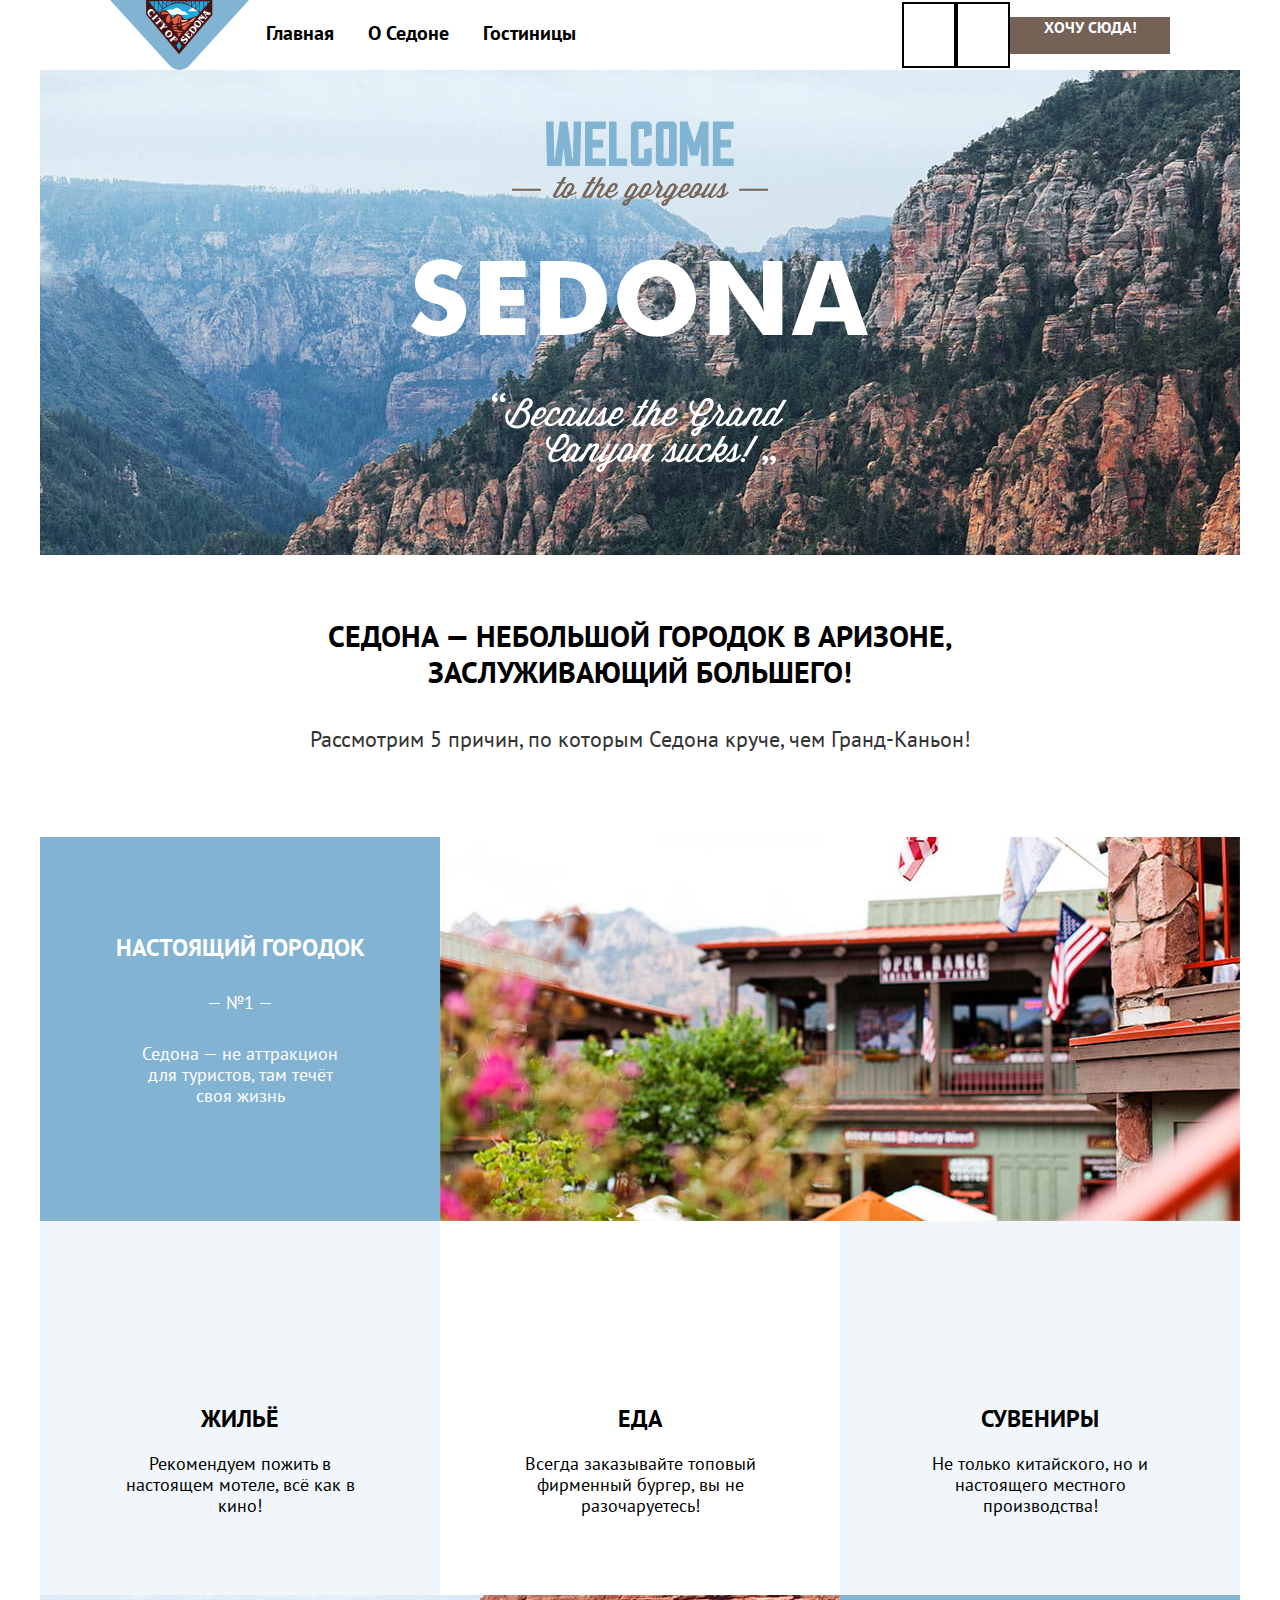
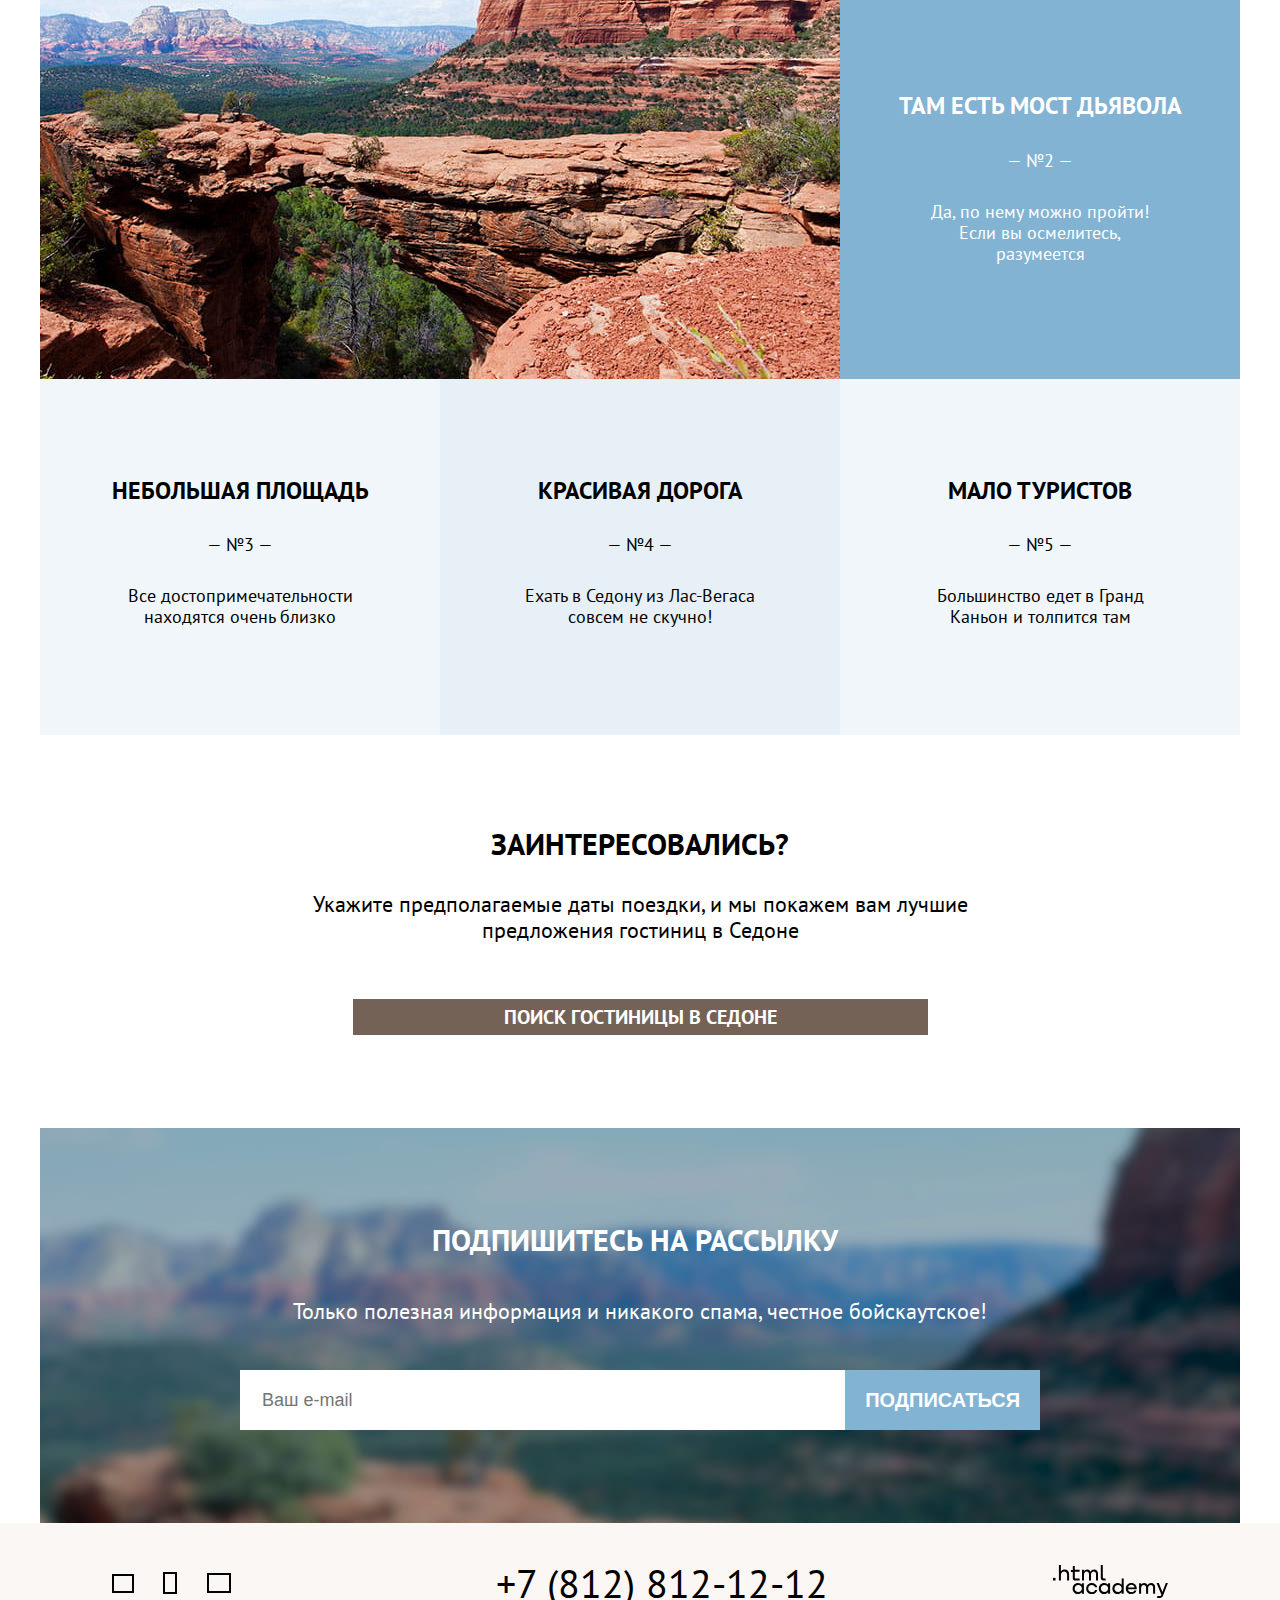
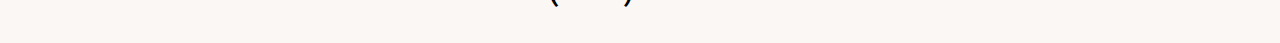
<file: index.html>
<!DOCTYPE html>
<html lang="ru">
<head>
    <meta charset="UTF-8">
    <meta http-equiv="X-UA-Compatible" content="IE=edge">
    <meta name="viewport" content="width=device-width, initial-scale=1.0">
    <title>SEDONA</title>
    <link rel="stylesheet" href="styles/styles.css">
</head>
<body>
    <header class="page-header">
        <nav class="navigation">
		    <a class="navigation-logo">
			    <img class="logo-city" src="images/logo-sedona.svg" width="139" height="70" alt="Логотип сайта Седона"/>
		    </a>
            <ul class="navigation-list">
                <li class="navigation-item">
                    <a class="navigation-link navigation-link-current">
                        Главная
                    </a>
                </li>
                <li class="navigation-item">
                    <a class="navigation-link" href="#">
                        О Седоне
                    </a>
                </li>
                <li class="navigation-item">
                    <a class="navigation-link" href="catalog.html">
                        Гостиницы
                    </a>
                </li>
            </ul>
            <ul class="navigation-list navigation-user">
                <li class="navigation-item">
                    <a class="navigation-link" href="#">
                        <span class="visually-hidden">
                            Поиск
                        </span>
                    </a>
                </li>
                <li class="navigation-item">
                    <a class="navigation-link" href="#">
                        <span class="visually-hidden">
                            Избранное
                        </span>
                    </a>
                </li>
                <li class="navigation-item">
                    <a class="navigation-link-want" href="#">
                        <span class="navigation-link-want">
                            Хочу сюда!
                        </span>
                    </a>
                </li>
            </ul>
        </nav>
    </header>
    <main class="main-container main-index">
            <section class="introduce">
            <h1 class="visually-hidden">
                Добро пожаловать в Великолепную Седону
            </h1>
            <div class="introduce-image">
                <img class="logo-page" src="images/welcome.svg" width="458" height="352" alt="Логотип сайта Седона"/>
            </div>  
                <p class="introduce-tagline">
                    Седона — небольшой городок в Аризоне, заслуживающий большего!
                </p>
            </section>        
            <section class="advantages">
            <h2 class="advantages-main-title">
                Рассмотрим 5 причин, по которым Седона круче, чем Гранд-Каньон!
            </h2>
            <ul class='adventages-list'>
                <li class='adventages-item'>
                    <div class="advantages-card">
                        <div class="advantage-real-city-wrapper">
                            <div class="advantave-real-city-card">
                                <h3 class="advantages-title-realcity-devilsbridge">
                                    Настоящий городок
                                </h3>
                                    <p class="adventages-discription-number-realcity-devilsbridge">
                                        — №1 —
                                    </p>
                                    <p class="adventages-discription-realcity-devilsbridge">
                                        Седона — не аттракцион для туристов, там течёт своя жизнь
                                    </p>
                            </div>
                            <div class="advantave-first-card">
                                    <img class="real-city-photo" src="images/advantage-1.jpg" width="800" height="384" alt="Фотография города Седона"/>
                            </div>
                        </div>       
                            <ul class="real-city-adventure-list">
                                    <li class="real-city-adventure-item-housingsouvenirs">
                                        <p class="real-city-adventure-item-title">
                                        Жильё
                                        </p>
                                        <p class="real-city-adventure-discription">
                                            Рекомендуем пожить в настоящем мотеле, всё как в кино!
                                        </p>
                                    </li>
                                    <li class="real-city-adventure-item-food">
                                        <p class="real-city-adventure-item-title">
                                        Еда
                                        </p>
                                        <p class="real-city-adventure-discription">
                                            Всегда заказывайте топовый фирменный бургер, вы не разочаруетесь!
                                        </p>
                                    </li>
                                    <li class="real-city-adventure-item-housingsouvenirs">
                                        <p class="real-city-adventure-item-title">
                                        Сувениры
                                        </p>
                                        <p class="real-city-adventure-discription">
                                            Не только китайского, но и настоящего местного производства!
                                        </p>
                                    </li>
                                </ul>
                    </div>        
                </li>
                <li class='adventages-item'>
                    <div class="advantages-card">
                        <div class="advantage-devilsbridge-wrapper">
                            <div class="advantave-devilsbridge-card">
                                <img class="real-rock-photo" src="images/advantage-2.jpg" width="800" height="384" alt="Фотография скал Седоны"/>
                            </div>
                            <div class="advantave-devilsbridge-card">
                                <h3 class="advantages-title-realcity-devilsbridge">
                                    Там есть мост дьявола
                                </h3>
                                <p class="adventages-discription-number-realcity-devilsbridge">
                                    — №2 —
                                </p>
                                <p class="adventages-discription-realcity-devilsbridge">
                                    Да, по нему можно пройти! Если вы осмелитесь, разумеется
                                </p>
                            </div>
                        </div>
                    </div>
                </li>
                <div class="advantages-item-area-road-tourist">
                <li class="advantages-item-area-tourist">
                    <div class="advantages-card">
                        <h3 class="advantages-title">
                            Небольшая площадь
                        </h3>
                        <p class="advantages-discription-number">
                            — №3 —
                        </p>
                        <p class="advantages-discription">
                            Все достопримечательности находятся очень близко
                        </p>
                    </div>
                </li>
                <li class="advantages-item-road">
                    <div class="advantages-card">
                        <h3 class="advantages-title">
                            Красивая дорога
                        </h3>
                        <p class="advantages-discription-number">
                            — №4 —
                        </p>
                        <p class="advantages-discription">
                            Ехать в Седону из Лас-Вегаса совсем не скучно!
                        </p>
                    </div>
                </li>
                <li class="advantages-item-area-tourist">
                    <div class="advantages-card">
                        <h3 class="advantages-title">
                            Мало туристов
                        </h3>
                        <p class="advantages-discription-number">
                            — №5 —
                        </p>
                        <p class="advantages-discription">
                            Большинство едет в Гранд Каньон и толпится там
                        </p>
                    </div>
                </li>
                </div>
            </ul>
            </section>
            <div class="find-hotel-wrapper">
            <h2 class="visually-hidden">Поиск гостиницы</h2>
            <p class="interest">
                Заинтересовались?
            </p>
            <p class="interest-discription">
                Укажите предполагаемые даты поездки, и мы покажем вам лучшие предложения гостиниц в Седоне
            </p>
                <p class="button-search-inscription">
                    <a class="button-search" href="catalog.html">
                        ПОИСК ГОСТИНИЦЫ В СЕДОНЕ
                    </a>
                </p>
            </div>
            <section class="newsletter">
            <div class="newsletter-wrapper">
                <h2 class="page-newsletter-title">
                    Подпишитесь на рассылку
                </h2>
                    <p class="newsletter-discription">
                        Только полезная информация и никакого спама, честное бойскаутское!
                    </p>
                    <form class="newsletter-form" action="https://echo.htmlacademy.ru/" method="post">   
                        <label class="visually-hidden" for="newsletter-email">
                            Ваш e-mail
                        </label>
                            <div class="newsletter-form-wrapper">
                            <input class="field-newsletter" type="email" id="newsletter-email" name="newsletter-email" placeholder="Ваш e-mail">
                            <button class="button newsletter-button" type="submit">
                                <b class="button-newsletter">
                                    ПОДПИСАТЬСЯ
                                </b>
                            </button>
                            </div>
                    </form>
            </div>
            </section>
    </main>
    <footer class="page-footer">
        <ul class="footer-social-list">
                <li class="footer-social-item-twitter">
                    <a class="button" href="#">
                        <span class="visually-hidden">
                            Twitter
                        </span>
                    </a>
                </li>
                <li class="footer-social-item-facebook">
                    <a class="button" href="#">
                        <span class="visually-hidden">
                            Facebook
                        </span>
                    </a>
                </li>
                <li class="footer-social-item-youtube">
                    <a class="button" href="#">
                        <span class="visually-hidden">
                            Youtube
                        </span>
                    </a>
                </li>
        </ul>
        <p class ="contacts-phone">
                <a class="contacts-phone-link" href="tel:+781281212">
                    +7 (812) 812-12-12
                </a>
        </p>
        <p class="visually-hidden">
                Разаработано в HTML Academy
        </p>
            <img class="about-img" src="images/logo-htmlacademy.svg" width="115" height="33" alt=".html academy"/>
    </footer>
</body>
</html>
</file>
<file: styles/styles.css>
@font-face {
    font-family: "PT Sans";
    font-style: normal;
    font-weight: 400;
    src: url("../fonts/pt-sans-regular.woff2") format("woff2");
    font-display: swap;
}
@font-face {
    font-family: "PT Sans";
    font-style: normal;
    font-weight: 700;
    src: url("../fonts/pt-sans-bold.woff2") format("woff2");
    font-display: swap;
}
@font-face {
    font-family: "PT Sans";
    font-style: italic;
    font-weight: 400;
    src: url("../fonts/pt-sans-italic.woff2") format("woff2");
    font-display: swap;
}
@font-face {
    font-family: "PT Sans";
    font-style: italic;
    font-weight: 700;
    src: url("../fonts/pt-sans-bolditalic.woff2") format("woff2");
    font-display: swap;
}
.visually-hidden {
    position: absolute;
    width: 1px;
    height: 1px;
    margin: -1px;
    border: 0;
    padding: 0;
    white-space: nowrap;
    clip-path: inset(100%);
    clip: rect(0 0 0 0);
    overflow: hidden;
}
html {
    height: 100%;
}
body {
    margin: 0;
    display: flex;
    flex-direction: column;
    min-height: 100%;
    font-family: "PT Sans", sans-serif;
    font-size: 16px;
    line-height: 24px;
    color: #242424;
    background-color: #fbf7f4;
}
/* Pages */
.page-header {
    color: #000000;
    background-color: #ffffff;
}
.navigation {
    display: flex;
    width: 1060px;
    margin: 0 auto;
}
.navigation-logo {
    display: block;
    width: 139px;
    height: 70px;
}
.logo-city {
    width: 139px;
    margin: 0 30px 0 0;
}
.navigation-list {
    display: flex;
    flex-wrap: wrap;
    margin: 0;
    padding: 0;
    max-width: 450px;
    list-style-type: none;  
}
.navigation-user {
    display: flex;
    max-width: 380px;
    height: 70px;
    margin: 0;
    padding: 0;
    margin-left: auto;
    align-items: center;
}
.navigation-user .navigation-link {
    min-width: 16px;
    min-height: 22px;
    border: #000000 2px solid;
}
.navigation-link {
    display: block;
    padding: 20px 17px;
    font-family: "PT Sans", sans-serif;
    font-size: 20px;
    line-height: 26px;
    font-weight: 700;
    color: #000000;
    background-color: #ffffff;
    text-decoration: none;
}
.navigation-link-want {
    display: block;
    width: 160px;
    height: 37px;
    font-family: "PT Sans", sans-serif;
    font-size: 16px;
    line-height: 20px;
    font-weight: 700;
    text-align: center;
    color: #ffffff;
    background-color: #756257;
    text-decoration: none;
    text-transform: uppercase; 
}
.main-container {
    flex-grow: 1;
    color: #000000;
    background-color: #ffffff;
}
.introduce {
    width: 1200px;
    margin: 0 auto;
}
.introduce-image {
    background-image: url(../images/index-background.jpg);
    background-size: 100% auto;
    background-repeat: no-repeat;
    padding: 51px 371px 82px 371px;
}
.logo-page {
    display: block;
    margin: 0 auto;
}
.introduce-tagline {
    width: 720px;
    margin: 0 auto;
    padding: 63px 0px 31px 0px ;
    font-weight: 700;
    font-size: 30px;
    line-height: 36px;
    text-align: center;
    text-transform: uppercase;
    }
.advantages {
    width: 1200px;
    margin: 0 auto;
}
.advantages-main-title {
    width: 720px;
    margin: 0 auto;
    padding: 0px 0px 80px 0px;
    font-weight: 400;
    font-size: 22px;
    line-height: 36px;
    text-align: center;
    color: #333333;
    }
.adventages-list {
    margin: 0;
    padding: 0;
    list-style: none;
}
.advantage-real-city-wrapper {
    display: flex;
    justify-content: space-between;
    background-color: #83B3D3;
}
.advantage-devilsbridge-wrapper {
    display: flex;
    justify-content: space-between;
    background-color: #83B3D3;
}
.advantages-title-realcity-devilsbridge {
    width: 400px;
    margin: 0 auto;
    padding: 97px 0px 30px 0px;
    font-weight: 700;
    font-size: 24px;
    line-height: 28px;
    text-align: center;
    color: #ffffff;
    text-transform: uppercase;
}   
.adventages-discription-number-realcity-devilsbridge {
    width: 250px;
    margin: 0 auto;
    padding: 0px 0px 30px 0px;
    font-weight: 400;
    font-size: 18px;
    line-height: 21px;
    text-align: center;
    color: #ffffff;
    text-transform: uppercase;
}
.adventages-discription-realcity-devilsbridge {
    width: 220px;
    margin: 0 auto;
    font-weight: 400;
    font-size: 18px;
    line-height: 21px;
    text-align: center;
    color: #ffffff;
}
.real-city-photo {
    vertical-align: middle;
}
.real-city-adventure-list {
    width: 1200px;
    margin: 0;
    padding: 0;
    display: flex;
    justify-content: space-between;
    list-style: none;
}
.real-rock-photo {
    vertical-align: middle;
}
.advantages-item-area-road-tourist {
    display: flex;
    justify-content: space-between;
}
.real-city-adventure-item-housingsouvenirs {
    width: 400px;
    background-color: #83B3D31F;
}
.real-city-adventure-item-food {
    width: 400px;
}
.real-city-adventure-item-title {
    width: 250px;
    margin: 0 auto;
    padding: 184px 0px 20px 0px;
    font-weight: 700;
    font-size: 24px;
    line-height: 28px;
    text-align: center;
    text-transform: uppercase;
}
.real-city-adventure-discription {
    width: 250px;
    margin: 0 auto;
    padding: 0px 0px 79px 0px;
    font-weight: 400;
    font-size: 18px;
    line-height: 21px;
    text-align: center;
}
.advantages-item-area-tourist {
    width: 400px;
    background-color: #83B3D31F;
}
.advantages-item-road {
    width: 400px;
    background-color: #83B3D333;
}
.advantages-title {
    width: 400px;
    margin: 0 auto;
    padding: 98px 0px 29px 0px;
    font-weight: 700;
    font-size: 24px;
    line-height: 28px;
    text-align: center;
    text-transform: uppercase;
}
.advantages-discription-number {
    width: 250px;
    margin: 0 auto;
    padding: 0px 0px 30px 0px;
    font-weight: 400;
    font-size: 18px;
    line-height: 21px;
    text-align: center;
    text-transform: uppercase;
}
.advantages-discription {
    width: 250px;
    margin: 0 auto;
    padding: 0px 0px 108px 0px;
    font-weight: 400;
    font-size: 18px;
    line-height: 21px;
    text-align: center;
}
.find-hotel-wrapper {
    width: 1200px;
    margin: 0 auto;
}
.interest {
    width: 720px;
    margin: 0 auto;
    padding: 91px 0 29px 0;
    font-weight: 700;
    font-size: 30px;
    line-height: 36px;
    text-align: center;
    text-transform: uppercase;
}
.interest-discription {
    width: 720px;
    margin: 0 auto;
    padding: 0 0 56px 0;
    font-weight: 400;
    font-size: 22px;
    line-height: 26px;
    text-align: center;
}
.button-search-inscription {
    display: block;
    margin: 0 auto 93px auto;
    width: 575px;
}
.button-search {
    display: block;
    font-weight: 700;
    font-size: 20px;
    line-height: 36px;
    text-align: center;
    text-transform: uppercase;
    background-color: #756257;
    color: #ffffff;
    text-decoration: none;
}
.newsletter {
    width: 1200px;
    margin: 0 auto;
    background-image: url(../images/index-background-down.jpg);
    background-size: 100% auto;
    background-repeat: no-repeat;
    color:#ffffff;
    background-color:cornflowerblue;
    text-align: center;
}
.newsletter-wrapper {
    width: 800px;
    margin: 0 auto;
    padding: 94px 200px 93px 200px;
}
.page-newsletter-title {
    width: 720px;
    margin: 0 auto;
    padding: 0px 40px 40px 29px;
    font-weight: 700;
    font-size: 30px;
    line-height: 36px;
    text-transform: uppercase;
}
.newsletter-discription {
    width: 720px;
    margin: 0 auto;
    padding: 0px 40px 46px 40px;
    font-weight: 400;
    font-size: 22px;
    line-height: 26px;
}
.newsletter-form-wrapper {
    width: 800px;
    margin: 0 auto;
    display: flex;
}
.field-newsletter{
    display: block;
    width: 600px;
    height: 60px;
    border: 0;
    padding: 0;
    padding-left: 22px;
    appearance: none;
    font-weight: 400;
    font-size: 18px;
    line-height: 26px;
}
.newsletter-button {
    display: block;
    width: 200px;
    height: 60px;
    background-color:#83B3D3;
    border: 0;
}
.button-newsletter {
    width: 200px;
    height: 60px;
    background-color: #83B3D3;
    font-weight: 700;
    font-size: 20px;
    line-height: 26px;
    text-transform: uppercase;
    color: #ffffff;
}
.page-footer {
    display: flex;
    width: 1200px;
    height: 120px;
    margin: 0 auto;
}
.footer-social-list {
    display: flex;
    flex-wrap: wrap;
    flex-direction: row;
    min-width: 150px;
    align-items: center;
    margin: 0 61px 0 72px;
    padding: 0;
    width: 107px;
    list-style-type: none;  
}
.footer-social-item-twitter {
    width: 18px;
    height: 15px;
    border: #000000 2px solid;
}
.footer-social-item-facebook {
    width: 10px;
    height: 18px;
    margin-left: 29px;
    margin-right: 30px;
    border: #000000 2px solid;
}
.footer-social-item-youtube {
    width: 20px;
    height: 16px;
    border: #000000 2px solid;
}
.contacts-phone {
    display: block;
    margin: 40px auto 30px auto;
    width: 720px;
    text-align: center;
}
.contacts-phone-link {
    font-weight: 400;
    font-size: 40px;
    line-height: 40px;
    text-transform: uppercase;
    color: #000000;
    text-decoration: none;
}
.about-img {
    width: 115px;
    margin: 42px 72px 44px 53px;
}
.inner-header {
    width: 1200px;
    height: 408px;
    margin: 0 auto;
    background-image: url(../images/catalog-background.jpg);
    background-size: 100% auto;
    background-repeat: no-repeat;
    color:#ffffff;
    background-color:cornflowerblue;
}
.inner-header-title {
    width: 528px;
    margin: 0;
    padding: 35px 0 5px 71px;
    font-weight: 700;
    font-size: 60px;
    line-height: 78px;
}
.breadcrumbs{
    display: flex;
    width: 200px;
    margin: 0;
    padding: 0;
    margin-left: 73px;
    margin-top: 5px;
    margin-bottom: 45px;
    list-style-type: none;
    font-weight: 400;
    font-size: 16px;
    line-height: 21px;
}
.breadcrumbs-link {
    display: block;
    padding-right: 26px;
}
.catalog-filter-form {
    display: flex;
    margin: 0;
    padding: 0;
    justify-content: space-around;
}
.catalog-filter-title {
    font-weight: 400;
    font-size: 20px;
    line-height: 26px;
}
.catalog-filter-item {
    font-weight: 400;
    font-size: 18px;
    line-height: 23px;
}
.range-cost {
    font-weight: 400;
    font-size: 18px;
    line-height: 23px;
}
.buttons-wrapper {
    display: flex;
    flex-direction: column;
}
.button-apply {
    display: block;
    width: 160px;
    height: 48px;
    border: 0;
    font-weight: 700;
    font-size: 16px;
    line-height: 21px;
    text-align: center;
    text-transform: uppercase;
    color: #ffffff;
    background-color: #83B3D3;
}
.button-reset {
    display: block;
    width: 160px;
    height: 48px;
    border: 0;
    text-align: center;
    border: 0;
}
.search-list {
    width: 1200px;
    margin: 0 auto;
}
.search-list-options-wrapper {
    display: flex;
    width: 1056px;
    margin: 0 auto;
}
.search-list-title {
    display: flex;
    width: 360px;
    height: 39px;
    font-weight: 700;
    font-size: 30px;
    line-height: 39px;
    text-transform: uppercase;
}
.select-control {
    display: block;
    width: 287px;
    height: 48px;
    align-self: center;
    margin-left: 192px;
    margin-right: 81px;
    padding-left: 19px;
    font-weight: 400;
    font-size: 18px;
    line-height: 23px;
    color: #333333;
}
.button-light-wrapper {
    display: flex;
    width: 160px;
    align-items: center;
}
.button-light {
    display: block;
    width: 48px;
    height: 48px;
    margin-right: 8px;
    border: #000000 2px solid;
}
.hotel-card-list-wrapper {
    display: block;
    margin: 0 72px 64px 72px;
}
.hotel-card-list {
    margin: 0;
    padding: 0;
    display: flex;
    justify-content: space-between;
    flex-wrap: wrap;
    font-weight: 400;
    font-size: 18px;
    line-height: 23px;
    list-style: none;
}
.hotel-card {
    display: block;
    width: 340px;
}
.hotel-card-image {
    display: block;
    margin: 20px 20px 16px 20px;
}
.hotel-card-title {
    margin: 0;
    padding: 0 0 16px 20px;
    font-weight: 700;
    font-size: 24px;
    line-height: 31px;
}
.class-price-wrapper {
    display: flex;
}
.hotel-card-class {
    display: block;
    width: 133px;
    padding: 0 25px 16px 20px;
}
.hotel-card-price {
    display: block;
    width: 143px;
    padding: 0 19px 16px 0;
}
.more-favorites-wrapper {
    display: flex;
}
.hotel-card-button-more {
    display: block;
    width: 133px;
    margin: 0 26px 26px 20px;
    border: 0;
    font-weight: 700;
    font-size: 16px;
    line-height: 21px;
    text-align: center;
    text-transform: uppercase;
    color: #ffffff;
    background-color: #756257;
    text-decoration: none;
}
.hotel-card-button-favorites {
    display: block;
    width: 141px;
    margin: 0 20px 25px 0;
    border: 0;
    font-weight: 700;
    font-size: 16px;
    line-height: 21px;
    text-align: center;
    text-transform: uppercase;
    color: #ffffff;
    background-color: #83B3D3;
}
.rating-wrapper {
    display: flex;
}
.stars-wrapper {
    display: block;
    padding: 0 0 30px 20px;
}
.hotel-card-rating {
    display: block;
    width: 160px;
    margin-left: auto;
    font-weight: 400;
    font-size: 16px;
    line-height: 21px;
    text-align: center;
    text-transform: uppercase;
}
.button-pagination-show-more {
    display: block;
    width: 620px;
    height: 60px;
    margin: 64px auto 60px auto;
    border: 0;
    font-weight: 700;
    font-size: 20px;
    line-height: 26px;
    text-align: center;
    text-transform: uppercase;
    color: #ffffff;
    background-color: #83B3D3;
}
.pagination-wrapper {
    display: flex;
    width: 1055px;
    margin: 0 auto 73px auto;
}
.pagination {
    display: flex;
    width: 370px;
    margin: 0;
    padding: 0;
    flex-direction: row;
    justify-content: space-between;
    list-style: none;
    width: 369 px;
    margin: 0 302px 0 72 px;
}
.pagination-item-current {
    display: block;
    box-sizing: border-box;
    width: 55px;
    height: 55px;
    background-color: #ffffff;
    font-weight: 700;
    font-size: 20px;
    line-height: 26px;
    text-align: center;
    text-transform: uppercase;
}
.pagination-item {
    display: block;
    width: 55px;
    height: 55px;
    background-color: #83B3D3;
    font-weight: 700;
    font-size: 20px;
    line-height: 26px;
    text-align: center;
    text-transform: uppercase;
}
.pagination-link-pagination-current {
    color: #000000;
    text-decoration: none;
}
.pagination-link {
    color: #ffffff;
    text-decoration: none;
}
.number-of-hotel {
    display: block;
    width: 175px;
    margin: auto 51px auto 301px;
    font-weight: 400;
    font-size: 18px;
    line-height: 23px;
}
.number-select-control {
    display: block;
    width: 160px;
    height: 48px;
    margin: auto 0 auto 0;
    padding: 17px;
}
.newsletter-catalog {
    color:#000000;
    text-align: center;
}
.newsletter-wrapper-catalog {
    width: 800px;
    margin: 73px auto 140px auto; 
}
</file>
